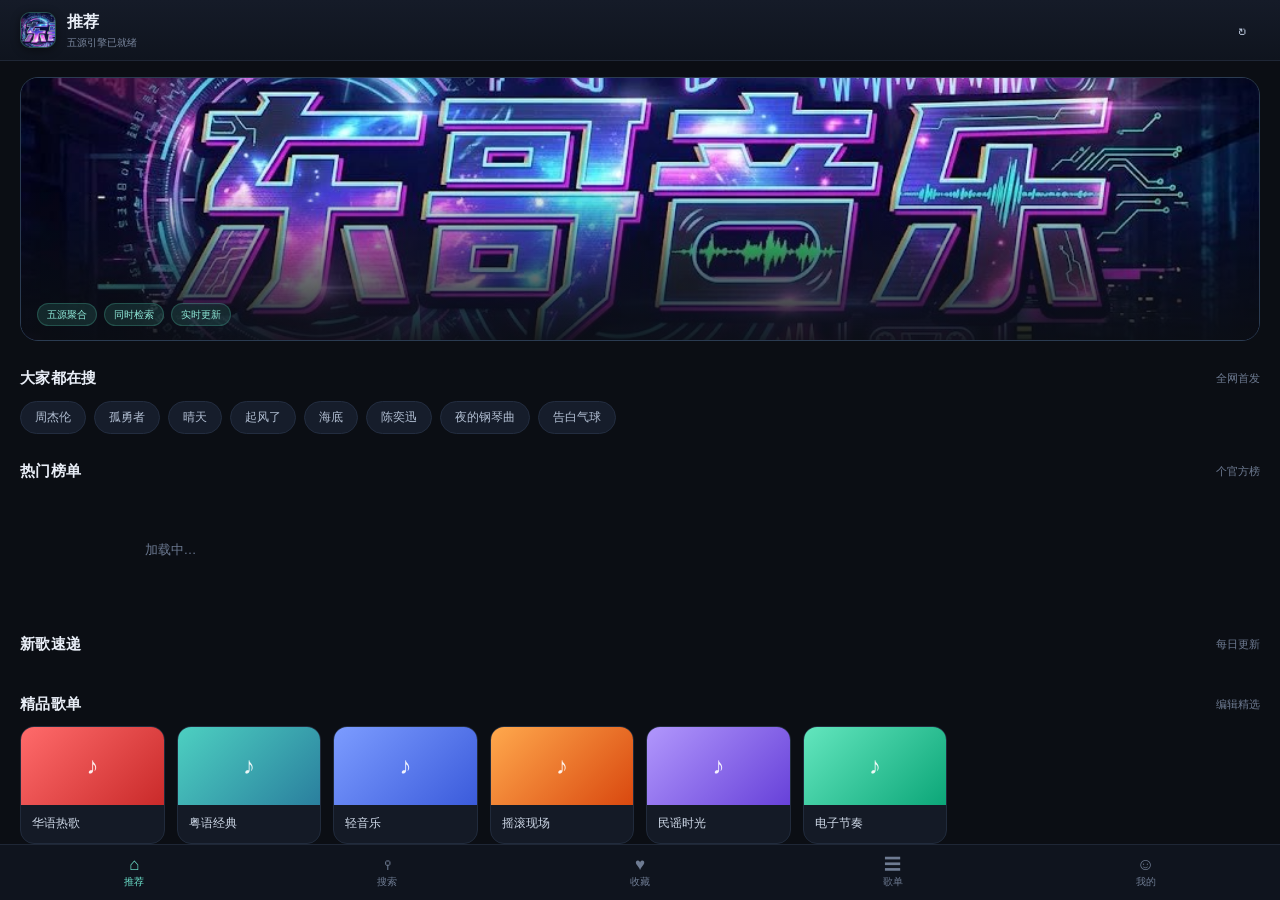
<file: music/web/index.html>
<!DOCTYPE html>
<html lang="zh-CN">
<head>
<meta charset="utf-8">
<meta name="viewport" content="width=device-width, initial-scale=1, maximum-scale=1, viewport-fit=cover">
<meta name="apple-mobile-web-app-capable" content="yes">
<title>东哥音乐网</title>
<link rel="stylesheet" href="app.css">
<script>
/* iOS 13 的 WebKit 没有 flex 的 gap（Safari 14.1 才加），但 grid 的 gap 是支持的。
   这里量一次：column 方向两个 10px 子项 + gap:4px，支持则高 24，不支持则 20。
   不支持时给 <html> 打上 no-flexgap，由 app.css 末尾的兜底规则用 margin 补间距。 */
(function () {
  try {
    var d = document.createElement('div');
    d.style.cssText = 'display:flex;flex-direction:column;gap:4px;position:absolute;' +
                      'top:-9999px;left:-9999px;width:10px;visibility:hidden';
    var a = document.createElement('div'), b = document.createElement('div');
    a.style.cssText = b.style.cssText = 'height:10px';
    d.appendChild(a); d.appendChild(b);
    document.documentElement.appendChild(d);
    var ok = d.offsetHeight >= 24;
    document.documentElement.removeChild(d);
    if (!ok) document.documentElement.className += ' no-flexgap';
  } catch (e) {}
})();
</script>
</head>
<body>

<!-- On device this file is injected natively at document start (WKUserScript).
     The tag below makes the same bridge available when the page is opened in a
     plain browser (desktop preview); shim.js self-guards against double init. -->
<script src="shim.js"></script>

<div id="app">
  <header class="appbar">
    <div class="ab-left">
      <img class="logo" src="logo-mark.png" alt="东哥音乐网">
      <div class="ab-title">
        <strong id="abTitle">推荐</strong>
        <small id="engineState">取链引擎启动中&hellip;</small>
      </div>
    </div>
    <div class="ab-right">
      <button id="btnRefresh" class="iconbtn" title="刷新">&#8635;</button>
    </div>
  </header>

  <main id="views">

    <!-- ================= 推荐 ================= -->
    <section class="view" id="view-home">
      <div class="hero">
        <img class="hero-img" src="logo.jpg" alt="东哥音乐网">
        <div class="hero-fade"></div>
        <div class="hero-tags">
          <span class="tag">五源聚合</span>
          <span class="tag">同时检索</span>
          <span class="tag">实时更新</span>
        </div>
      </div>

      <div class="block">
        <div class="block-head"><h3>大家都在搜</h3><span class="hint">全网首发</span></div>
        <div class="chips" id="hotWords"></div>
      </div>

      <div class="block">
        <div class="block-head"><h3>热门榜单</h3><span class="hint" id="chartHint">个官方榜</span></div>
        <div class="chart-grid" id="chartGrid"></div>
      </div>

      <div class="block">
        <div class="block-head"><h3>新歌速递</h3><span class="hint">每日更新</span></div>
        <div class="song-list compact" id="newSongs"></div>
      </div>

      <div class="block">
        <div class="block-head"><h3>精品歌单</h3><span class="hint">编辑精选</span></div>
        <div class="pl-grid" id="curatedGrid"></div>
      </div>

      <div class="foot-note">
        内容来自公开接口 &middot; 播放链接由插件引擎实时解析 &middot; 仅用于个人试听
      </div>
    </section>

    <!-- ================= 搜索 ================= -->
    <section class="view" id="view-search">
      <div class="searchbar">
        <input id="q" type="search" placeholder="搜索歌曲 / 歌手" autocomplete="off" spellcheck="false">
        <button id="btnSearch" class="primary">搜索</button>
      </div>
      <div class="chips srcbar" id="srcBar"></div>

      <div id="searchHistoryBlock" class="block">
        <div class="block-head"><h3>搜索历史</h3><button class="linkbtn" id="btnClearHistory">清空</button></div>
        <div class="chips" id="historyChips"></div>
      </div>

      <div class="block">
        <div class="block-head"><h3 id="resultTitle">五源聚合搜索</h3><span class="hint" id="resultHint">同时检索</span></div>
        <div class="song-list" id="searchResults"></div>
      </div>
    </section>

    <!-- ================= 收藏 ================= -->
    <section class="view" id="view-fav">
      <div class="block">
        <div class="block-head">
          <h3>我的收藏 <em id="favCount" class="count">0</em></h3>
          <div class="head-actions">
            <button class="linkbtn" id="btnPlayAllFav">播放全部</button>
            <button class="linkbtn danger" id="btnClearFav">清空</button>
          </div>
        </div>
        <div class="song-list" id="favList"></div>
      </div>
    </section>

    <!-- ================= 歌单 ================= -->
    <section class="view" id="view-playlist">
      <div id="plIndex">
        <div class="block">
          <div class="block-head">
            <h3>我的歌单</h3>
            <button class="linkbtn" id="btnNewPlaylist">新建歌单</button>
          </div>
          <div class="pl-list" id="playlistList"></div>
        </div>
      </div>
      <div id="plDetail" class="hidden">
        <div class="detail-head">
          <button class="iconbtn" id="btnPlBack">&#8592;</button>
          <div class="detail-title">
            <strong id="plName">歌单</strong>
            <small id="plMeta">0 首</small>
          </div>
          <div class="head-actions">
            <button class="linkbtn" id="btnPlayAllPl">播放全部</button>
            <button class="linkbtn danger" id="btnDelPl">删除</button>
          </div>
        </div>
        <div class="song-list" id="plSongs"></div>
      </div>
    </section>

    <!-- ================= 我的 ================= -->
    <section class="view" id="view-mine">
      <div class="block">
        <div class="block-head"><h3>最近播放</h3><button class="linkbtn" id="btnClearRecent">清空</button></div>
        <div class="song-list compact" id="recentList"></div>
      </div>

      <div class="block">
        <div class="block-head"><h3>下载</h3><span class="hint" id="dlHint">本地记录</span></div>
        <div class="song-list compact" id="downloadList"></div>
      </div>

      <div class="block">
        <div class="block-head"><h3>设置</h3></div>
        <div class="setting-row">
          <span>默认音质</span>
          <select id="setQuality">
            <option value="128k">标准 128k</option>
            <option value="320k">高品质 320k</option>
            <option value="flac">无损 FLAC</option>
            <option value="flac24bit">臻品 flac24bit</option>
          </select>
        </div>
        <div class="setting-row">
          <span>播放模式</span>
          <select id="setMode">
            <option value="list">列表循环</option>
            <option value="single">单曲循环</option>
            <option value="shuffle">随机播放</option>
          </select>
        </div>
        <div class="setting-row">
          <span>音源</span>
          <span class="setting-val" id="srcHealth">检测中&hellip;</span>
        </div>
      </div>

      <div class="block">
        <div class="block-head">
          <h3>诊断</h3>
          <span class="head-actions">
            <button class="linkbtn" id="btnCopyDiag">复制</button>
            <button class="linkbtn" id="btnClearDiag">清空</button>
          </span>
        </div>
        <div class="diag" id="diagList"></div>
      </div>

      <div class="foot-note">
        东哥音乐网 iPadOS 13 版 &middot; 五源引擎<br>
        内容来自公开接口 &middot; 仅用于个人试听
      </div>
    </section>
  </main>

  <!-- mini player -->
  <div id="mini" class="mini hidden">
    <button type="button" class="mini-open" id="miniOpen">
      <img class="mini-cover" src="logo-mark.png" alt="">
      <span class="mini-text">
        <strong id="miniTitle">未播放</strong>
        <small id="miniArtist">选一首歌开始</small>
      </span>
      <span class="mini-cue">&#9650;</span>
    </button>
    <button type="button" id="miniPlay" class="mini-btn">&#9654;</button>
    <button type="button" id="miniNext" class="mini-btn">&#9197;</button>
  </div>

  <!-- bottom tabs -->
  <nav class="tabbar">
    <button class="tab active" data-tab="home"><i>&#8962;</i><span>推荐</span></button>
    <button class="tab" data-tab="search"><i>&#9906;</i><span>搜索</span></button>
    <button class="tab" data-tab="fav"><i>&#9829;</i><span>收藏</span></button>
    <button class="tab" data-tab="playlist"><i>&#9776;</i><span>歌单</span></button>
    <button class="tab" data-tab="mine"><i>&#9786;</i><span>我的</span></button>
  </nav>
</div>

<!-- ================= full player ================= -->
<div id="full" class="full">
  <div class="full-bg"></div>
  <div class="full-top">
    <button class="iconbtn" id="btnCloseFull">&#9660;</button>
    <div class="full-head">
      <strong id="fullTitle">未播放</strong>
      <small id="fullArtist">&mdash;</small>
    </div>
    <button class="iconbtn" id="btnQueue">&#9776;</button>
  </div>

  <div class="full-body">
    <div class="full-cover" id="fullCover">&#9834;</div>
    <div class="full-lyric-wrap" id="lyricWrap">
      <div class="lyric-inner" id="lyricInner"><div class="lyric-empty">暂无歌词</div></div>
    </div>
    <div class="full-meta">
      <span id="fullSource">音源 &mdash;</span>
      <button class="pill" id="btnQuality">音质 128k</button>
    </div>
    <div class="full-extras">
      <div class="seg" id="orderSeg">
        <button type="button" data-mode="list">列表循环</button>
        <button type="button" data-mode="single">单曲循环</button>
        <button type="button" data-mode="shuffle">随机播放</button>
      </div>
      <button class="pill" id="btnTimer">定时关闭</button>
    </div>
  </div>

  <div class="full-ctrl">
    <div class="progress-row">
      <span id="curTime">0:00</span>
      <input id="seek" type="range" min="0" max="1000" value="0">
      <span id="totTime">0:00</span>
    </div>
    <div class="ctrl-row">
      <button class="iconbtn big" id="btnPrev">&#9198;</button>
      <button class="playbtn" id="btnPlay">&#9654;</button>
      <button class="iconbtn big" id="btnNext">&#9197;</button>
      <button class="iconbtn" id="btnFavCur">&#9825;</button>
    </div>
  </div>
</div>

<!-- ================= sleep timer sheet ================= -->
<div id="timerSheet" class="sheet">
  <div class="sheet-panel">
    <div class="sheet-head">
      <strong>定时停止播放</strong>
      <span id="timerState">未开启</span>
      <button class="linkbtn" id="btnCloseTimer">收起</button>
    </div>
    <div class="timer-list">
      <button type="button" class="timer-opt" data-min="15">15 分钟后停止</button>
      <button type="button" class="timer-opt" data-min="30">30 分钟后停止</button>
      <button type="button" class="timer-opt" data-min="60">60 分钟后停止</button>
      <button type="button" class="timer-opt" data-min="90">90 分钟后停止</button>
      <button type="button" class="timer-opt" data-min="-2">播完当前这首后停止</button>
      <button type="button" class="timer-opt danger" data-min="-1">关闭定时</button>
    </div>
  </div>
</div>

<!-- ================= queue sheet ================= -->
<div id="sheet" class="sheet">
  <div class="sheet-panel">
    <div class="sheet-head">
      <strong>播放列表</strong>
      <span id="queueCount">0 首</span>
      <button class="linkbtn" id="btnCloseSheet">收起</button>
    </div>
    <div class="song-list" id="queueList"></div>
  </div>
</div>

<div id="toast" class="toast"></div>
<audio id="audio" preload="auto" playsinline webkit-playsinline></audio>

<!-- lx runtime: byte-for-byte the APK's assets/bridge.html logic -->
<script>
(function () {
  var seq = 0;
  var pending = {};
  var handler = null;

  function bridge() { return window.AndroidBridge || null; }

  window.__resp = function (id, ok, status, headersJson, body) {
    var p = pending[id];
    if (!p) return;
    delete pending[id];
    if (!ok) { p.reject(new Error('network_error')); return; }
    var headers = {};
    try { headers = JSON.parse(headersJson || '{}'); } catch (e) {}
    p.resolve({ statusCode: status, headers: headers, body: body == null ? '' : body, raw: body });
  };

  function md5(s) {
    var b = bridge();
    try { return b ? b.md5(String(s)) : ''; } catch (e) { return ''; }
  }

  window.lx = {
    EVENT_NAMES: { request: 'request', inited: 'inited', updateAlert: 'updateAlert' },
    version: '2.6.0',
    env: 'desktop',
    on: function (name, fn) { if (name === 'request') handler = fn; },
    send: function (name, data) {
      var b = bridge();
      if (!b) return;
      try {
        if (name === 'inited') b.onInited(JSON.stringify(data || {}));
        else if (name === 'updateAlert') b.onAlert(JSON.stringify(data || {}));
      } catch (e) {}
    },
    request: function (url, options, callback) {
      if (typeof options === 'function') { callback = options; options = {}; }
      var opts = options || {};
      var p = new Promise(function (resolve, reject) {
        var id = ++seq;
        var timer = setTimeout(function () {
          if (pending[id]) { delete pending[id]; reject(new Error('timeout')); }
        }, (opts.timeout || 15000) + 2000);
        pending[id] = {
          resolve: function (v) { clearTimeout(timer); resolve(v); },
          reject: function (e) { clearTimeout(timer); reject(e); }
        };
        var b = bridge();
        if (!b) { delete pending[id]; clearTimeout(timer); reject(new Error('no_bridge')); return; }
        try { b.http(id, String(url), JSON.stringify(opts)); }
        catch (e) { delete pending[id]; clearTimeout(timer); reject(e); }
      });
      if (typeof callback === 'function') {
        p.then(function (r) { callback(null, r); }, function (e) { callback(e, null); });
        return undefined;
      }
      return p;
    },
    utils: {
      crypto: {
        md5: md5,
        aesEncrypt: function () { return ''; },
        aesDecrypt: function () { return ''; },
        rsaEncrypt: function () { return ''; },
        randomBytes: function (n) {
          var a = new Uint8Array(n || 16);
          if (window.crypto && window.crypto.getRandomValues) window.crypto.getRandomValues(a);
          return a;
        }
      },
      buffer: {
        bufToRaw: function (b) { return b; },
        bufToString: function (b) { return String(b); },
        rawToBuf: function (b) { return b; }
      }
    }
  };

  window.__engineHandlerType = function () { return typeof handler; };

  window.__invoke = function (callId, source, quality, infoJson) {
    var log = function (m) { if (window.__dgLog) window.__dgLog('engine', m); };
    var done = function (url) {
      var b = bridge();
      try { b.onResult(callId, url == null ? '' : String(url)); } catch (e) {}
    };
    if (typeof handler !== 'function') {
      log('no_handler source=' + source + ' type=' + typeof handler);
      done(''); return;
    }
    log('invoke ' + source + ' ' + quality);
    var info;
    try { info = JSON.parse(infoJson || '{}'); } catch (e) { info = {}; }
    try {
      var r = handler({ source: source, action: 'musicUrl', info: { type: quality, musicInfo: info } });
      Promise.resolve(r).then(function (v) {
        if (typeof v === 'string') {
          if (!v) log('resolved EMPTY string ' + source);
          done(v);
        } else if (v && (v.url || v.data)) {
          done(v.url || v.data);
        } else {
          log('resolved junk ' + source + ' ' + Object.prototype.toString.call(v) + ' ' + String(v).slice(0, 80));
          done('');
        }
      }, function (e) {
        log('handler REJECTED ' + source + ' ' + ((e && (e.name + ': ' + e.message)) || String(e)));
        done('');
      });
    } catch (e) {
      log('handler THREW ' + source + ' ' + ((e && (e.name + ': ' + e.message)) || String(e)));
      done('');
    }
  };

  window.__engineReady = false;
  window.__markReady = function () {
    window.__engineReady = true;
    var b = bridge();
    if (b) { try { b.onLoaded(); } catch (e) {} }
  };
})();
</script>

<!-- original obfuscated "五源合一" source engine, reused unchanged -->
<script src="plugin.js"></script>
<script>
  try { window.__markReady(); } catch (e) {}
  window.__engineHandlerAtLoad = window.__engineHandlerType ? window.__engineHandlerType() : '?';
</script>

<script src="app.js"></script>
</body>
</html>
</file>
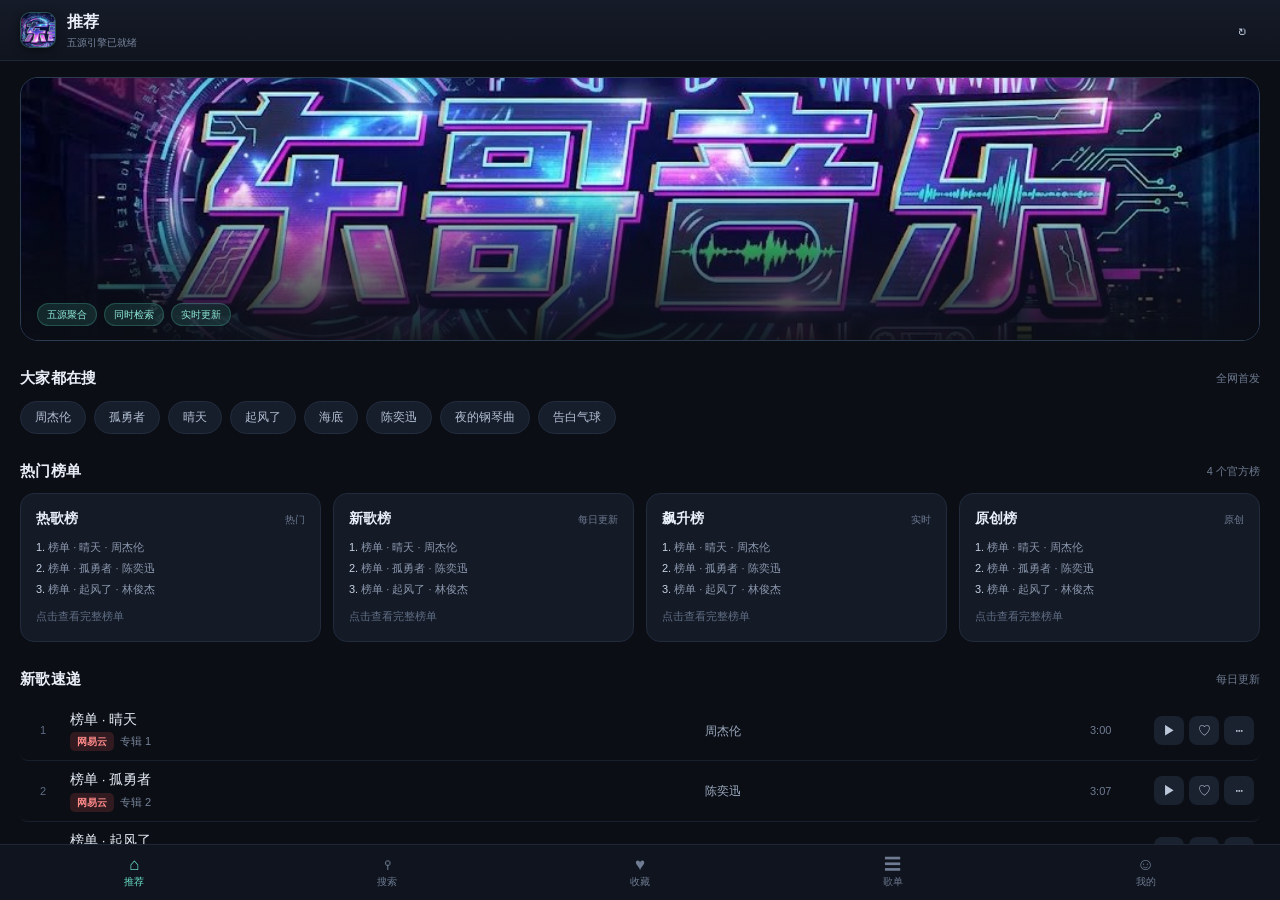
<file: music/web/preview.html>
<!DOCTYPE html>
<html lang="zh-CN">
<head>
<meta charset="utf-8">
<meta name="viewport" content="width=device-width, initial-scale=1">
<title>东哥音乐网 · 界面预览</title>
<style>
  html, body { height: 100%; margin: 0; background: #07090d; }
  #frame { position: fixed; top: 0; right: 0; bottom: 0; left: 0; width: 100%; height: 100%; border: 0; background: #0b0e14; }
  #tip {
    position: fixed; left: 50%; transform: translateX(-50%); top: 14px; z-index: 99;
    padding: 6px 12px; border-radius: 8px;
    background: rgba(255, 193, 7, .14); color: #ffd45e;
    border: 1px solid rgba(255, 193, 7, .3);
    font: 11px/1.5 -apple-system, "PingFang SC", sans-serif;
    pointer-events: none;
    animation: tipOut .5s ease 4s forwards;
  }
  @keyframes tipOut { to { opacity: 0; visibility: hidden; } }
</style>
</head>
<body>
<div id="tip">预览模式 · 模拟数据（真机走真实接口）</div>
<iframe id="frame" src="index.html"></iframe>
<script>
/* ------------------------------------------------------------------
 * Mock native bridge. Defined on the parent BEFORE the iframe loads,
 * so the child's shim.js can find it synchronously at parse time.
 * ------------------------------------------------------------------ */
var SAMPLE = null;
function silentWav() {
  if (SAMPLE) return SAMPLE;
  var sr = 8000, sec = 45, n = sr * sec;
  var buf = new ArrayBuffer(44 + n * 2), v = new DataView(buf);
  function w(o, s) { for (var i = 0; i < s.length; i++) v.setUint8(o + i, s.charCodeAt(i)); }
  w(0, 'RIFF'); v.setUint32(4, 36 + n * 2, true); w(8, 'WAVE'); w(12, 'fmt ');
  v.setUint32(16, 16, true); v.setUint16(20, 1, true); v.setUint16(22, 1, true);
  v.setUint32(24, sr, true); v.setUint32(28, sr * 2, true);
  v.setUint16(32, 2, true); v.setUint16(34, 16, true);
  w(36, 'data'); v.setUint32(40, n * 2, true);
  SAMPLE = URL.createObjectURL(new Blob([buf], { type: 'audio/wav' }));
  return SAMPLE;
}

var NAMES = ['晴天', '孤勇者', '起风了', '海底', '告白气球', '夜曲', '稻香', '简单爱', '七里香', '富士山下'];
var ARTISTS = ['周杰伦', '陈奕迅', '林俊杰', '邓紫棋', '李荣浩', '毛不易', '薛之谦', '张学友'];

/* Sample LRC so the lyric panel is visible in preview mode. */
var LYRIC_SAMPLE = [
  '[00:00.50]东哥音乐网 · 歌词预览',
  '[00:03.00]作词 : 示例',
  '[00:05.50]作曲 : 示例',
  '[00:08.00]故事的小黄花',
  '[00:11.50]从出生那年就飘着',
  '[00:15.00]童年的荡秋千',
  '[00:18.50]随记忆一直晃到现在',
  '[00:22.00]吹着前奏望着天空',
  '[00:25.50]我想起花瓣试着掉落',
  '[00:29.00]为你翘课的那一天',
  '[00:32.50]花落的那一天',
  '[00:36.00]教室的那一间',
  '[00:39.50]我怎么看不见',
  '[00:43.00]消失的下雨天',
  '[00:46.00]我好想再淋一遍'
].join('\n');

function tracks(prefix, n) {
  var out = [];
  for (var i = 0; i < n; i++) {
    out.push({
      id: 1000 + i + prefix.length * 100,
      name: prefix + ' · ' + NAMES[i % NAMES.length],
      artists: [{ name: ARTISTS[i % ARTISTS.length] }],
      album: { name: '专辑 ' + (i + 1) },
      duration: 180000 + i * 7000
    });
  }
  return out;
}

window.__dgMockBridge = function (msg, w) {
  w = w || window;
  if (msg.op === 'http') {
    var u = String(msg.url), body = '{}';
    if (u.indexOf('playlist/detail') >= 0) {
      body = JSON.stringify({ result: { tracks: tracks('榜单', 10) } });
    } else if (u.indexOf('music.163.com/api/search') >= 0) {
      body = JSON.stringify({ result: { songs: tracks('网易', 8) } });
    } else if (u.indexOf('kugou') >= 0) {
      body = JSON.stringify({ data: { lists: tracks('酷狗', 8).map(function (t, i) {
        return { FileHash: 'H' + i, SongName: t.name, SingerName: t.artists[0].name,
                 AlbumName: t.album.name, Duration: Math.round(t.duration / 1000) };
      }) } });
    } else if (u.indexOf('kuwo') >= 0) {
      body = "{'abslist':[" + tracks('酷我', 8).map(function (t, i) {
        return "{'MUSICRID':'MUSIC_" + (5000 + i) + "','SONGNAME':'" + t.name +
               "','ARTIST':'" + t.artists[0].name + "','ALBUM':'" + t.album.name +
               "','DURATION':" + Math.round(t.duration / 1000) + "}";
      }).join(',') + "]}";
    } else if (u.indexOf('search_all') >= 0) {
      body = JSON.stringify({ songResultData: { result: tracks('咪咕', 8).map(function (t, i) {
        return { id: 'M' + i, copyrightId: 'C' + i, contentId: 'CT' + i, name: t.name,
                 singers: t.artists, albums: [{ name: t.album.name }] };
      }) } });
    } else if (u.indexOf('client_search_cp') >= 0) {
      body = JSON.stringify({ data: { song: { list: [] } } });
    } else if (u.indexOf('song/lyric') >= 0) {
      body = JSON.stringify({ lrc: { lyric: LYRIC_SAMPLE } });
    }
    setTimeout(function () { if (w.__resp) w.__resp(msg.id, true, 200, '{}', body); }, 160);
    return;
  }
  if (msg.op === 'result') {
    setTimeout(function () { if (w.__onUrl) w.__onUrl(msg.id, silentWav()); }, 420);
    return;
  }
  if (msg.op === 'download') {
    var pct = 0;
    var t = setInterval(function () {
      pct += 20;
      if (w.__onProgress) w.__onProgress(msg.id, pct);
      if (pct >= 100) {
        clearInterval(t);
        if (w.__onDownload) w.__onDownload(msg.id, true, msg.name);
      }
    }, 200);
    return;
  }
  if (msg.op === 'store') {
    try { localStorage.setItem('dg_preview_state', msg.json); } catch (e) {}
  }
  if (msg.op === 'settimer') {
    /* Mirror the native NSTimer arm so the preview can be inspected. */
    window.__dgTimerMock = { until: msg.until, endstop: msg.endstop };
  }
};

var frame = document.getElementById('frame');

frame.addEventListener('load', function () {
  var w = frame.contentWindow;
  try {
    /* Playback: resolve every request to a locally generated silent track so
       the player UI (progress, next/prev, modes) is fully exercisable. */
    w.__invoke = function (id, source, quality, info) {
      setTimeout(function () { if (w.__onUrl) w.__onUrl(id, silentWav()); }, 380);
    };
    var saved = localStorage.getItem('dg_preview_state');
    if (saved && w.__initStore) w.__initStore(saved);

    /* Debug hooks for headless screenshots: preview.html#tab=search / #play */
    var q = (location.hash || '').replace(/^#/, '');
    if (q.indexOf('tab=') === 0) {
      setTimeout(function () {
        var btn = frame.contentDocument.querySelector('.tabbar [data-tab="' + q.slice(4) + '"]');
        if (btn) btn.click();
      }, 350);
    } else if (q === 'play') {
      setTimeout(function () {
        var b = frame.contentDocument.querySelector('#newSongs .s-ops button[data-act="play"]');
        if (b) b.click();
      }, 700);
    } else if (q === 'full') {
      setTimeout(function () {
        var b = frame.contentDocument.querySelector('#newSongs .s-ops button[data-act="play"]');
        if (b) b.click();
        setTimeout(function () {
          var m = frame.contentDocument.querySelector('#miniOpen') ||
                  frame.contentDocument.querySelector('#mini');
          if (m) m.click();
        }, 1800);
      }, 600);
    } else if (q === 'timer') {
      setTimeout(function () {
        var b = frame.contentDocument.querySelector('#newSongs .s-ops button[data-act="play"]');
        if (b) b.click();
        setTimeout(function () {
          var m = frame.contentDocument.querySelector('#miniOpen') ||
                  frame.contentDocument.querySelector('#mini');
          if (m) m.click();
          setTimeout(function () {
            var t = frame.contentDocument.querySelector('#btnTimer');
            if (t) t.click();
          }, 700);
        }, 1800);
      }, 600);
    }
  } catch (e) {}
});
</script>
</body>
</html>
</file>
<file: music/web/app.css>
* { box-sizing: border-box; -webkit-tap-highlight-color: transparent; }
html, body { height: 100%; margin: 0; padding: 0; }
body {
  overflow: hidden;
  background: #0b0e14;
  color: #e9eef7;
  font: 15px/1.5 -apple-system, "PingFang SC", "Helvetica Neue", "Microsoft YaHei", sans-serif;
  -webkit-user-select: none;
  user-select: none;
}
button, input, select { font-family: inherit; font-size: inherit; }
button { border: 0; background: none; color: inherit; cursor: pointer; }
.hidden { display: none !important; }

#app { display: flex; flex-direction: column; height: 100%; }

/* ============ app bar ============ */
.appbar {
  display: flex; align-items: center; justify-content: space-between;
  padding: 10px 20px;
  background: linear-gradient(180deg, #151b28, #0f141e);
  border-bottom: 1px solid #1f2736;
  flex: 0 0 auto;
}
.ab-left { display: flex; align-items: center; gap: 11px; min-width: 0; }
.logo {
  width: 36px; height: 36px; flex: 0 0 36px;
  border-radius: 10px;
  object-fit: cover;
  border: 1px solid rgba(93, 227, 192, .28);
  box-shadow: 0 2px 10px rgba(0, 0, 0, .45);
  background: #121a26;
}
.ab-title { min-width: 0; }
.ab-title strong { display: block; font-size: 16px; font-weight: 650; letter-spacing: .4px; }
.ab-title small { display: block; font-size: 10px; color: #78859c; margin-top: 1px; }
.iconbtn {
  width: 36px; height: 36px; border-radius: 9px;
  color: #b8c4d8; font-size: 17px; line-height: 1;
  display: flex; align-items: center; justify-content: center;
}
.iconbtn:active { background: #222c3d; }

/* ============ views ============ */
#views { flex: 1; min-height: 0; overflow-y: auto; -webkit-overflow-scrolling: touch; }
.view { display: none; padding: 16px 20px 28px; }
.view.active { display: block; }

.block { margin-bottom: 26px; }
.block-head {
  display: flex; align-items: center; justify-content: space-between;
  margin-bottom: 11px;
}
.block-head h3 { margin: 0; font-size: 15px; font-weight: 650; letter-spacing: .3px; }
.block-head h3 .count {
  font-style: normal; font-size: 12px; color: #7f8ca3;
  margin-left: 6px; font-weight: 400;
}
.hint { font-size: 11px; color: #6e7b92; }
.head-actions { display: flex; gap: 12px; }
.linkbtn { font-size: 12px; color: #6de3cd; padding: 4px 2px; }
.linkbtn.danger { color: #ff8a8a; }
.linkbtn:active { opacity: .6; }

/* hero — brand banner */
.hero {
  position: relative;
  height: 168px;
  border-radius: 18px;
  overflow: hidden;
  border: 1px solid #2b3c52;
  margin-bottom: 26px;
  background: #0d121b;
}
@media (min-width: 700px) { .hero { height: 264px; } }
.hero-img {
  position: absolute; top: 0; right: 0; bottom: 0; left: 0;
  width: 100%; height: 100%;
  object-fit: cover; display: block;
}
.hero-fade {
  position: absolute; top: 0; right: 0; bottom: 0; left: 0;
  background: linear-gradient(180deg, rgba(11, 14, 20, 0) 42%, rgba(11, 14, 20, .55) 72%, rgba(11, 14, 20, .92) 100%);
}
.hero-tags {
  position: absolute; left: 16px; bottom: 14px;
  display: flex; gap: 7px; flex-wrap: wrap;
}
.hero-text h2 { margin: 0 0 6px; font-size: 20px; font-weight: 700; letter-spacing: .5px; }
.hero-text p { margin: 0 0 12px; font-size: 12px; color: #9fb0c8; }
.hero-tags { display: flex; gap: 7px; flex-wrap: wrap; }
.tag {
  font-size: 10px; padding: 3px 9px; border-radius: 20px;
  color: #8fe9d8; background: rgba(93, 227, 192, .13);
  border: 1px solid rgba(93, 227, 192, .22);
}
.hero-disc {
  width: 74px; height: 74px; flex: 0 0 74px; border-radius: 50%;
  display: flex; align-items: center; justify-content: center;
  font-size: 30px; color: #0b0e14;
  background: radial-gradient(circle at 32% 28%, #7cf0d4, #35b8dd 60%, #2a6ea8);
  box-shadow: 0 8px 26px rgba(58, 167, 232, .28);
}

/* chips */
.chips { display: flex; flex-wrap: wrap; gap: 8px; }
.chip {
  padding: 7px 14px; border-radius: 18px;
  background: #161d2b; border: 1px solid #232d40;
  color: #b3c0d4; font-size: 12px;
}
.chip:active { background: #1e2839; }
.chip.on { background: rgba(77, 208, 193, .16); border-color: rgba(77, 208, 193, .38); color: #6de3cd; }
.srcbar { margin-bottom: 18px; }

/* charts */
.chart-grid { display: grid; grid-template-columns: repeat(2, minmax(0, 1fr)); gap: 12px; }
@media (min-width: 1000px) { .chart-grid { grid-template-columns: repeat(4, minmax(0, 1fr)); } }
.chart-card {
  padding: 14px 15px; border-radius: 14px;
  background: #141a26; border: 1px solid #212b3c;
  min-height: 92px;
}
.chart-card:active { background: #1a2230; }
.chart-card .cc-head { display: flex; align-items: baseline; justify-content: space-between; margin-bottom: 8px; }
.chart-card .cc-name { font-size: 14px; font-weight: 650; color: #eaf0fa; }
.chart-card .cc-upd { font-size: 10px; color: #6e7b92; }
.chart-card .cc-line {
  font-size: 11px; color: #8b98ae; line-height: 1.9;
  overflow: hidden; text-overflow: ellipsis; white-space: nowrap;
}
.chart-card .cc-line b { color: #c6d2e4; font-weight: 500; }

/* playlists grid */
.pl-grid { display: grid; grid-template-columns: repeat(auto-fill, minmax(140px, 1fr)); gap: 12px; }
.pl-card { border-radius: 14px; overflow: hidden; background: #141a26; border: 1px solid #212b3c; }
.pl-card:active { opacity: .8; }
.pl-cover {
  height: 78px; display: flex; align-items: center; justify-content: center;
  font-size: 24px; color: rgba(255, 255, 255, .9);
}
.pl-card .pl-name { padding: 9px 11px 11px; font-size: 12px; color: #cfd9e8; }

/* song list */
.song-list { display: flex; flex-direction: column; }
.song-row {
  display: grid;
  grid-template-columns: 34px minmax(0, 1.9fr) minmax(0, 1.1fr) 54px 132px;
  gap: 10px; align-items: center;
  padding: 9px 6px;
  border-bottom: 1px solid #19202d;
  border-radius: 8px;
}
.song-row:active { background: rgba(77, 208, 193, .07); }
.song-list.compact .song-row { grid-template-columns: 34px minmax(0, 2fr) minmax(0, 1.2fr) 54px 100px; }
.song-row .idx { color: #5f6d84; font-size: 11px; text-align: center; font-variant-numeric: tabular-nums; }
.song-row .s-main { min-width: 0; }
.song-row .s-name {
  display: block; font-size: 13.5px; color: #e6edf7;
  overflow: hidden; text-overflow: ellipsis; white-space: nowrap;
}
.song-row .s-sub {
  display: block; font-size: 11px; color: #77849b; margin-top: 2px;
  overflow: hidden; text-overflow: ellipsis; white-space: nowrap;
}
.song-row .s-artist { font-size: 12px; color: #9dabc2; overflow: hidden; text-overflow: ellipsis; white-space: nowrap; }
.song-row .s-dur { font-size: 11px; color: #6f7c93; font-variant-numeric: tabular-nums; }
.song-row .s-ops { display: flex; gap: 5px; justify-content: flex-end; }
.song-row .s-ops button {
  width: 31px; height: 29px; border-radius: 8px;
  background: #1a2230; color: #bcc8da; font-size: 13px; line-height: 1;
}
.song-row .s-ops button:active { background: #26334a; }
.song-row .s-ops button.faved { color: #ff7b8a; }
.badge {
  display: inline-block; padding: 2px 7px; border-radius: 5px;
  font-size: 10px; font-weight: 600; margin-right: 6px;
}
.b-tx { background: rgba(80, 170, 255, .16); color: #78bdff; }
.b-wy { background: rgba(255, 96, 96, .16); color: #ff8a8a; }
.b-kg { background: rgba(90, 200, 255, .16); color: #6fd0ff; }
.b-kw { background: rgba(255, 190, 80, .16); color: #ffc96b; }
.b-mg { background: rgba(180, 130, 255, .16); color: #c3a0ff; }
.empty {
  padding: 44px 16px; text-align: center;
  color: #6b7890; font-size: 13px; line-height: 2;
}
.empty small { display: block; color: #55617a; font-size: 11px; }

/* search */
.searchbar { display: flex; gap: 8px; margin-bottom: 13px; }
.searchbar input {
  flex: 1; min-width: 0; padding: 11px 15px;
  border-radius: 11px; border: 1px solid #2a3448;
  background: #0f1420; color: #e9eef7; outline: none;
  -webkit-appearance: none;
}
.searchbar input:focus { border-color: #4dd0c1; box-shadow: 0 0 0 3px rgba(77, 208, 193, .12); }
.searchbar input::placeholder { color: #64708a; }
button.primary {
  padding: 0 22px; border-radius: 11px;
  color: #08131a; font-weight: 700;
  background: linear-gradient(135deg, #5de3c0, #35b8dd);
}
button.primary:active { opacity: .8; }

/* playlist page */
.pl-list { display: flex; flex-direction: column; gap: 9px; }
.pl-row {
  display: flex; align-items: center; gap: 12px;
  padding: 12px 14px; border-radius: 12px;
  background: #141a26; border: 1px solid #212b3c;
}
.pl-row:active { background: #1a2230; }
.pl-row .pr-icon {
  width: 40px; height: 40px; flex: 0 0 40px; border-radius: 10px;
  display: flex; align-items: center; justify-content: center;
  background: #1e2a3d; color: #6de3cd; font-size: 18px;
}
.pl-row .pr-text { min-width: 0; flex: 1; }
.pl-row .pr-text strong { display: block; font-size: 13.5px; font-weight: 600; }
.pl-row .pr-text small { display: block; font-size: 11px; color: #77849b; margin-top: 2px; }
.detail-head {
  display: flex; align-items: center; gap: 10px; margin-bottom: 14px;
  padding-bottom: 12px; border-bottom: 1px solid #1f2736;
}
.detail-title { flex: 1; min-width: 0; }
.detail-title strong { display: block; font-size: 15px; }
.detail-title small { display: block; font-size: 11px; color: #77849b; }

/* settings */
.setting-row {
  display: flex; align-items: center; justify-content: space-between;
  padding: 12px 2px; border-bottom: 1px solid #19202d;
  font-size: 13px; color: #cfd9e8;
}
.setting-row select {
  padding: 7px 11px; border-radius: 9px;
  border: 1px solid #2a3448; background: #0f1420; color: #dfe7f3;
  -webkit-appearance: none; outline: none;
}
.setting-val { font-size: 12px; color: #7f8ca3; max-width: 58%; text-align: right; }

/* diagnostics */
.diag {
  max-height: 300px; overflow-y: auto;
  border-radius: 12px; background: #0c111a; border: 1px solid #1c2534;
  padding: 8px 10px;
}
.diag .empty { padding: 18px 0; font-size: 12px; }
.diag-row {
  display: grid; grid-template-columns: 58px 52px minmax(0, 1fr);
  gap: 8px; align-items: baseline;
  padding: 5px 0; border-bottom: 1px solid #141b27;
  font: 11px/1.55 ui-monospace, Menlo, Consolas, monospace;
}
.diag-row:last-child { border-bottom: 0; }
.diag-t { color: #5d6b82; }
.diag-k { color: #6de3cd; }
.diag-m { color: #b6c3d6; word-break: break-all; }

.foot-note {
  margin-top: 8px; padding: 14px 4px 4px;
  font-size: 10.5px; color: #55617a; line-height: 1.9; text-align: center;
}

/* ============ mini player ============ */
.mini {
  display: flex; align-items: center; gap: 8px;
  padding: 0 14px 0 0;
  background: #151c2a;
  border-top: 1px solid #232e42;
  flex: 0 0 auto;
}
.mini-open {
  flex: 1; min-width: 0;
  display: flex; align-items: center; gap: 11px;
  padding: 9px 0 9px 16px;
  background: transparent; border: 0;
  text-align: left; color: inherit; font: inherit;
  cursor: pointer;
  -webkit-tap-highlight-color: transparent;
}
.mini-cover {
  width: 38px; height: 38px; flex: 0 0 38px; border-radius: 9px;
  object-fit: cover; display: block; background: #1e2939;
}
.mini-cue { flex: 0 0 auto; font-size: 10px; color: #5f6d82; }
.mini-text { flex: 1; min-width: 0; }
.mini-text strong { display: block; font-size: 12.5px; overflow: hidden; text-overflow: ellipsis; white-space: nowrap; }
.mini-text small { display: block; font-size: 10.5px; color: #78859c; overflow: hidden; text-overflow: ellipsis; white-space: nowrap; }
.mini-btn { width: 36px; height: 36px; color: #cfd9e8; font-size: 16px; }

/* ============ tabbar ============ */
.tabbar {
  display: flex; align-items: stretch;
  padding: 6px 8px calc(6px + env(safe-area-inset-bottom));
  background: #0f141e;
  border-top: 1px solid #1f2736;
  flex: 0 0 auto;
}
.tab {
  flex: 1; display: flex; flex-direction: column; align-items: center; gap: 2px;
  padding: 5px 0; color: #6e7b92; font-size: 10px;
}
.tab i { font-size: 17px; font-style: normal; line-height: 1; }
.tab.active { color: #6de3cd; }

/* ============ full player ============ */
/* iOS 13 WebKit 不支持 inset 简写（Safari 14.1 起才有），
   必须展开成 top/right/bottom/left，否则整条声明被丢弃，
   #full 会退化成「无偏移 + 收缩宽度」，打开后停在文档流末尾（屏幕外）。 */
.full {
  position: fixed; top: 0; right: 0; bottom: 0; left: 0;
  width: 100%; height: 100%;
  z-index: 40;
  display: flex; flex-direction: column;
  transform: translateY(100%);
  -webkit-transform: translateY(100%);
  visibility: hidden;
  transition: transform .28s cubic-bezier(.32, .72, 0, 1), visibility 0s linear .28s;
  -webkit-transition: -webkit-transform .28s cubic-bezier(.32, .72, 0, 1), visibility 0s linear .28s;
  background: #0b0e14;
}
.full.open {
  transform: translateY(0);
  -webkit-transform: translateY(0);
  visibility: visible;
  transition: transform .28s cubic-bezier(.32, .72, 0, 1), visibility 0s;
  -webkit-transition: -webkit-transform .28s cubic-bezier(.32, .72, 0, 1), visibility 0s;
}
.full-bg {
  position: absolute; top: 0; right: 0; bottom: 0; left: 0;
  background:
    radial-gradient(circle at 20% 0%, rgba(58, 167, 232, .20), transparent 55%),
    radial-gradient(circle at 85% 15%, rgba(93, 227, 192, .14), transparent 50%),
    #0b0e14;
}
.full-top {
  position: relative; z-index: 2;
  display: flex; align-items: center; gap: 12px;
  padding: 12px 18px;
}
.full-head { flex: 1; text-align: center; min-width: 0; }
.full-head strong { display: block; font-size: 14px; overflow: hidden; text-overflow: ellipsis; white-space: nowrap; }
.full-head small { display: block; font-size: 11px; color: #8b98ae; margin-top: 2px; }
.full-body {
  position: relative; z-index: 2;
  flex: 1; min-height: 0;
  display: flex; flex-direction: column; align-items: center; justify-content: center;
  padding: 6px 26px 0;
  overflow-y: auto;
}
.full-cover {
  width: min(58vw, 320px); height: min(58vw, 320px);
  border-radius: 50%;
  display: flex; align-items: center; justify-content: center;
  font-size: 64px; color: rgba(8, 19, 26, .75);
  background: radial-gradient(circle at 34% 28%, #7cf0d4, #35b8dd 58%, #2a6ea8);
  box-shadow: 0 14px 44px rgba(0, 0, 0, .5);
  margin: 10px 0 18px;
}
.full-cover.spin { animation: spin 18s linear infinite; }
@keyframes spin { to { transform: rotate(360deg); } }
.full-lyric-wrap {
  position: relative; z-index: 1;
  width: 100%; max-width: 560px;
  flex: 1 1 auto;
  min-height: 96px; max-height: 38vh;
  overflow-y: auto;
  /* 故意不开启旧版惯性滚动属性 —— iOS 13 会为它建独立合成层，
     命中测试会盖住下方 .full-extras 的按钮（表现为「点了没反应」）。
     iOS 13 的普通 overflow:auto 本身已有惯性滚动。 */
  scroll-behavior: smooth;
  margin: 2px 0 4px;
  -webkit-mask-image: linear-gradient(180deg, transparent 0, #000 14%, #000 86%, transparent 100%);
  mask-image: linear-gradient(180deg, transparent 0, #000 14%, #000 86%, transparent 100%);
}
.lyric-inner { padding: 30px 0; }
.lyric-line {
  font-size: 13.5px; line-height: 2.05; color: #7f8da4;
  text-align: center; padding: 2px 10px; opacity: .9;
  transition: color .18s ease, transform .18s ease, opacity .18s ease;
}
.lyric-line.on {
  color: #eef4ff; font-weight: 650; opacity: 1;
  transform: scale(1.05);
  text-shadow: 0 0 20px rgba(93, 227, 192, .45);
}
.lyric-empty { text-align: center; color: #5b6779; font-size: 12px; line-height: 2; padding: 10px 0; }

.full-extras {
  position: relative; z-index: 5;   /* 始终位于歌词滚动层之上 */
  display: flex; align-items: center; gap: 10px; flex-wrap: wrap;
  justify-content: center; margin: 8px 0 2px;
}
.seg {
  display: flex; border-radius: 12px; overflow: hidden;
  background: #141c28; border: 1px solid #24304a;
}
.seg button {
  padding: 7px 12px; font-size: 11.5px; color: #93a1b8;
  background: transparent; border: 0; border-radius: 0;
}
.seg button + button { border-left: 1px solid #24304a; }
.seg button.on {
  background: linear-gradient(135deg, rgba(93, 227, 192, .20), rgba(53, 184, 221, .20));
  color: #8fe9d8; font-weight: 650;
}
.pill.on {
  color: #8fe9d8;
  border-color: rgba(93, 227, 192, .45);
  background: rgba(93, 227, 192, .12);
}

.timer-list {
  padding: 6px 14px calc(14px + env(safe-area-inset-bottom));
  display: flex; flex-direction: column; gap: 8px;
}
.timer-opt {
  width: 100%; text-align: left;
  padding: 13px 16px; border-radius: 12px;
  background: #161d2b; border: 1px solid #232d40;
  color: #c3cfe0; font-size: 13.5px;
}
.timer-opt:active { background: #1e2739; }
.timer-opt.danger { color: #ff8a8a; border-color: rgba(255, 138, 138, .28); }
.full-meta {
  display: flex; align-items: center; gap: 12px;
  margin: 14px 0 8px; font-size: 11px; color: #7f8ca3;
}
.pill {
  padding: 5px 12px; border-radius: 16px;
  background: #182130; border: 1px solid #27334a; color: #9fb0c8; font-size: 11px;
}
.full-comments {
  margin-top: 6px; padding: 12px 16px; width: 100%; max-width: 520px;
  border-radius: 12px; background: rgba(20, 26, 38, .7);
  border: 1px solid #1f2a3b;
  font-size: 11.5px; color: #7f8ca3; text-align: center; line-height: 1.9;
}
.full-ctrl {
  position: relative; z-index: 2;
  padding: 10px 26px calc(20px + env(safe-area-inset-bottom));
}
.progress-row { display: flex; align-items: center; gap: 10px; }
.progress-row span { font-size: 10.5px; color: #8b98ae; font-variant-numeric: tabular-nums; min-width: 32px; text-align: center; }
.progress-row input { flex: 1; }
.ctrl-row {
  display: flex; align-items: center; justify-content: space-around;
  margin-top: 10px; padding: 0 16px;
}
.ctrl-row .iconbtn.big { font-size: 21px; }
.playbtn {
  width: 58px; height: 58px; border-radius: 50%;
  background: linear-gradient(135deg, #5de3c0, #35b8dd);
  color: #08131a; font-size: 20px; line-height: 1;
  display: flex; align-items: center; justify-content: center;
  box-shadow: 0 8px 24px rgba(58, 167, 232, .3);
}

input[type=range] {
  -webkit-appearance: none; appearance: none;
  height: 4px; border-radius: 3px; background: #2c384d; outline: none;
}
input[type=range]::-webkit-slider-thumb {
  -webkit-appearance: none; appearance: none;
  width: 13px; height: 13px; border-radius: 50%; background: #5de3c0; border: 0;
}

/* ============ sheet ============ */
.sheet {
  position: fixed; top: 0; right: 0; bottom: 0; left: 0;
  width: 100%; height: 100%;
  z-index: 50;
  background: rgba(0, 0, 0, .5);
  display: flex; align-items: flex-end;
  opacity: 0; pointer-events: none; transition: opacity .2s;
}
.sheet.open { opacity: 1; pointer-events: auto; }
.sheet-panel {
  width: 100%; max-height: 62%;
  background: #101623;
  border-radius: 18px 18px 0 0;
  border-top: 1px solid #263146;
  display: flex; flex-direction: column;
  padding-bottom: calc(10px + env(safe-area-inset-bottom));
}
.sheet-head {
  display: flex; align-items: center; gap: 10px;
  padding: 14px 18px 10px;
  border-bottom: 1px solid #1c2433;
}
.sheet-head strong { font-size: 14px; }
.sheet-head span { flex: 1; font-size: 11px; color: #77849b; }
.sheet-panel .song-list { overflow-y: auto; padding: 4px 12px 8px; }

.toast {
  position: fixed; left: 50%; bottom: 140px; transform: translate(-50%, 12px);
  max-width: 82%; padding: 10px 20px; border-radius: 11px;
  background: rgba(28, 38, 54, .97); color: #e9eef7; font-size: 13px;
  border: 1px solid #36445c; box-shadow: 0 8px 28px rgba(0, 0, 0, .45);
  opacity: 0; pointer-events: none; transition: opacity .18s, transform .18s;
  z-index: 80; text-align: center;
}
.toast.show { opacity: 1; transform: translate(-50%, 0); }

/* ============ responsive ============ */
@media (max-width: 700px) {
  .view { padding: 13px 14px 22px; }
  .hero { padding: 16px; }
  .hero-text h2 { font-size: 17px; }
  .hero-disc { width: 56px; height: 56px; flex-basis: 56px; font-size: 24px; }
  .song-row { grid-template-columns: 26px minmax(0, 1.7fr) 104px; }
  .song-row .s-artist, .song-row .s-dur { display: none; }
  .song-list.compact .song-row { grid-template-columns: 26px minmax(0, 1.9fr) 96px; }
  .full-cover { width: 54vw; height: 54vw; font-size: 52px; }
}

/* ============ iOS 13 flex gap 兜底 ============ */
/* iOS 13 的 WebKit 不支持 flex 的 gap（Safari 14.1 起才有），grid 的 gap 是支持的。
   index.html 头部会检测一次，不支持时给 <html> 加 .no-flexgap，
   下面用 margin 把间距补回来；支持 gap 的浏览器完全不受影响。
   注意：.song-row / .diag-row / .chart-grid / .pl-grid 都是 grid，无需处理。 */

.no-flexgap .ab-left > * + * { margin-left: 11px; }
.no-flexgap .head-actions > * + * { margin-left: 12px; }

/* 会换行的容器用「容器负边距 + 子项正边距」，避免换行后首项缩进 */
.no-flexgap .hero-tags { margin-left: -7px; margin-bottom: -7px; }
.no-flexgap .hero-tags > * { margin-left: 7px; margin-bottom: 7px; }
.no-flexgap .chips { margin-left: -8px; margin-bottom: -8px; }
.no-flexgap .chips > * { margin-left: 8px; margin-bottom: 8px; }

.no-flexgap .song-row .s-ops > * + * { margin-left: 5px; }
.no-flexgap .searchbar > * + * { margin-left: 8px; }
.no-flexgap .pl-list > * + * { margin-top: 9px; }
.no-flexgap .pl-row > * + * { margin-left: 12px; }
.no-flexgap .detail-head > * + * { margin-left: 10px; }
.no-flexgap .sheet-head > * + * { margin-left: 10px; }

/* 底栏播放条 */
.no-flexgap .mini > * + * { margin-left: 8px; }
.no-flexgap .mini-open > * + * { margin-left: 11px; }
.no-flexgap .tab > * + * { margin-top: 2px; }

/* 播放页 */
.no-flexgap .full-top > * + * { margin-left: 12px; }
.no-flexgap .full-meta > * + * { margin-left: 12px; }
.no-flexgap .full-extras > * + * { margin-left: 10px; }
.no-flexgap .progress-row > * + * { margin-left: 10px; }
.no-flexgap .timer-list > * + * { margin-top: 8px; }
</file>
